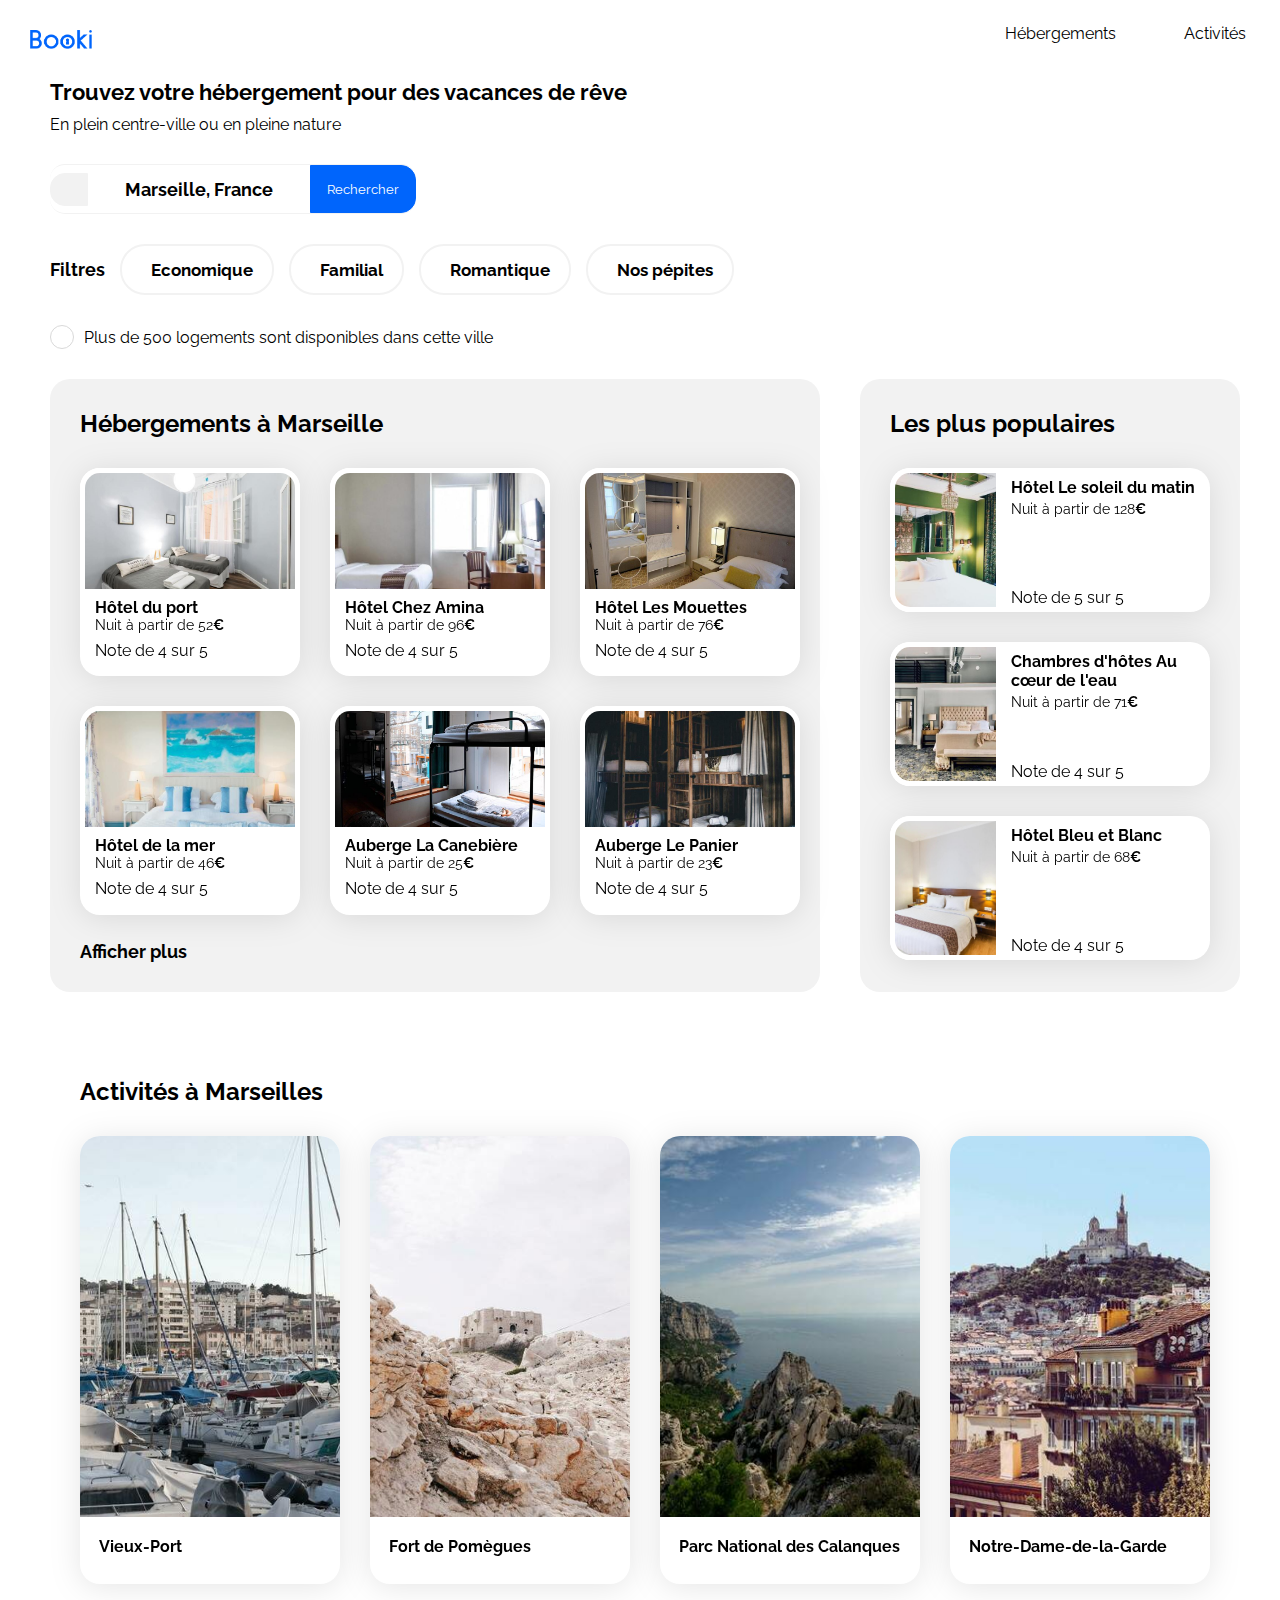
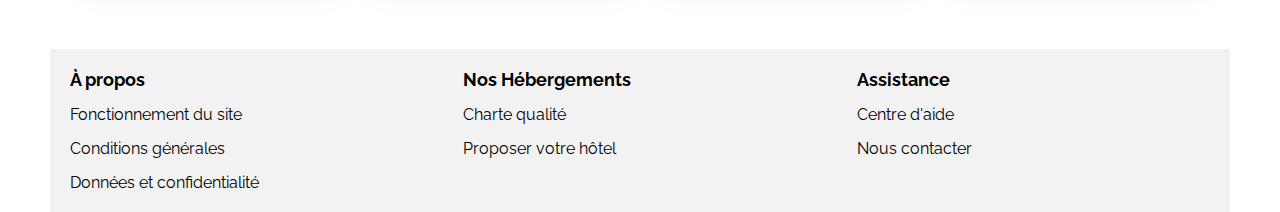
<file: booki-starter-code-master/index.html>
<!DOCTYPE html>
<html lang="fr">

<head>
    <meta charset="UTF-8">
    <meta name="viewport" content="width=device-width, initial-scale=1.0">
    <title>Booki</title>
    <link rel="preconnect" href="https://fonts.googleapis.com">
    <link rel="preconnect" href="https://fonts.gstatic.com" crossorigin>
    <link href="https://fonts.googleapis.com/css2?family=Raleway:wght@400;500;700&display=swap" rel="stylesheet">
    <link rel="stylesheet" href="https://cdnjs.cloudflare.com/ajax/libs/font-awesome/6.2.1/css/all.min.css"
        integrity="sha512-MV7K8+y+gLIBoVD59lQIYicR65iaqukzvf/nwasF0nqhPay5w/9lJmVM2hMDcnK1OnMGCdVK+iQrJ7lzPJQd1w=="
        crossorigin="anonymous" referrerpolicy="no-referrer">
    <link rel="stylesheet" href="./css/style.css">
</head>

<body>    
    <header>
        <img src="images/logo/Booki.png" alt="Booki" class="logo-booki">

        <nav>
            <ul>
                <li class="menu-style">
                    <a href="#hébergements">Hébergements</a>
                </li> 
                <li class="menu-style">
                    <a href="#activites">Activités</a>
                </li>
            </ul>
        </nav>
    </header>
    <main>
        <section class="section-intro-formu">        
            <div class="text-intro">
                <h1>Trouvez votre hébergement pour des vacances de rêve</h1>
                <h2 class="p-police">En plein centre-ville ou en pleine nature</h2>                        
            </div>
            <form method="post" action="url" class="formu-style">
                <i class="fa-solid fa-location-dot formu-logo"></i> <!--la classe a directement été intégrée à la suite du logo du formulaire-->
                <input class="formu-texte" type="text" name="destination" id="destination" size="20" value="Marseille, France" placeholder="Marseille, France">            
                <input type="button" value="Rechercher"  class="formu-recherche"><a href="#"></a>  <!--la classe a directement été intégrée à la balise "Input"--> 
                <i class="fa-solid fa-magnifying-glass formu-recherche-logo"></i>  <a href="#"></a> <!--la classe a directement été intégrée à la balise "i"-->   
            </form>
        </section>

        <section class="section-filtres-info">
            <div class="bloc-filtres">                
                <h2 class="lower-title">Filtres</h2>              
                <div class="groupe-filtres">            
                    <div class="filtre">
                        <i class="fa-solid fa-money-bill-wave"></i> <p>Economique</p>
                    </div>
                    <div class="filtre">
                        <i class="fa-solid fa-person"></i> <p>Familial</p>
                    </div>
                    <div class="filtre">
                        <i class="fa-solid fa-heart"></i> <p>Romantique</p>
                    </div>
                    <div class="filtre">
                        <i class="fa-solid fa-fire"></i> <p>Nos pépites</p>
                    </div>
                </div>
            </div>

            
                <div class="info-filtre">
                <i class="fa-solid fa-info logo-info"></i> <h3 class="p-police">Plus de 500 logements sont disponibles dans cette ville</h3>
                </div>
        </section>
        
            <div class="main-container">
                <div class="hebergements-and-populaires">                   
                    <section class="hebergements">
                        <h2 id="hébergements">Hébergements à Marseille</h2>
                        <div class="hebergements-cards"> 

                            <article class="card">                                
                                    <img src="./images/hebergements/fred-kleber.jpg" alt="Chambre d'hôtel grise montrant deux lits et une fenêtre">
                                    <div class="card-content"> 
                                        <div class="card-txt">
                                            <h2 class="card-title">Hôtel du port</h2>
                                            <p class="card-subtitle">Nuit à partir de 52<span class="euro">€</span></p>
                                        </div>
                                    </div>
                                    <div class="card-rating">
                                        <i class="fa-xs fa-solid fa-star" aria-hidden="true"></i>
                                        <i class="fa-xs fa-solid fa-star" aria-hidden="true"></i>
                                        <i class="fa-xs fa-solid fa-star" aria-hidden="true"></i>
                                        <i class="fa-xs fa-solid fa-star" aria-hidden="true"></i>
                                        <i class="fa-xs fa-solid fa-star neutral-star" aria-hidden="true"></i>
                                        <span class="sr-only">Note de 4 sur 5</span>
                                    </div>                                
                            </article>
                
                            <article class="card">
                                
                                    <img src="./images/hebergements/febrian-zakaria.jpg" alt="Chambre d'hôtel montrant deux lits, un bureau et une fenêtre">
                                    <div class="card-content">
                                        <div class="card-txt">
                                        <h2 class="card-title">Hôtel Chez Amina</h2>
                                        <p class="card-subtitle">Nuit à partir de 96<span class="euro">€</span></p>
                                        </div>
                                    </div>
                                    <div class="card-rating">
                                    <i class="fa-xs fa-solid fa-star" aria-hidden="true"></i>
                                    <i class="fa-xs fa-solid fa-star" aria-hidden="true"></i>
                                    <i class="fa-xs fa-solid fa-star" aria-hidden="true"></i>
                                    <i class="fa-xs fa-solid fa-star" aria-hidden="true"></i>
                                    <i class="fa-xs fa-solid fa-star neutral-star" aria-hidden="true"></i>
                                    <span class="sr-only">Note de 4 sur 5</span>
                                    </div>                                
                            </article>

                            <article class="card">                                
                                    <img src="./images/hebergements/reisetopia.jpg" alt="Chambre d'hôtel montrant un lit, un miroir et un placard">
                                    <div class="card-content">
                                    <div class="card-txt">
                                        <h2 class="card-title">Hôtel Les Mouettes</h2>
                                        <p class="card-subtitle">Nuit à partir de 76<span class="euro">€</span></p>
                                    </div>
                                    </div>
                                    <div class="card-rating">
                                    <i class="fa-xs fa-solid fa-star" aria-hidden="true"></i>
                                    <i class="fa-xs fa-solid fa-star" aria-hidden="true"></i>
                                    <i class="fa-xs fa-solid fa-star" aria-hidden="true"></i>
                                    <i class="fa-xs fa-solid fa-star" aria-hidden="true"></i>
                                    <i class="fa-xs fa-solid fa-star neutral-star" aria-hidden="true"></i>
                                    <span class="sr-only">Note de 4 sur 5</span>
                                    </div>                                
                            </article>                                                    

                            <article class="card">                                
                                    <img src="./images/hebergements/annie-spratt.jpg" alt="Chambre d'hôtel montrant un lit avec coussins et un tableau assorti">
                                    <div class="card-content">
                                    <div class="card-txt">
                                        <h2 class="card-title">Hôtel de la mer</h2>
                                        <p class="card-subtitle">Nuit à partir de 46<span class="euro">€</span></p>
                                    </div>
                                    </div>
                                    <div class="card-rating">
                                    <i class="fa-xs fa-solid fa-star" aria-hidden="true"></i>
                                    <i class="fa-xs fa-solid fa-star" aria-hidden="true"></i>
                                    <i class="fa-xs fa-solid fa-star" aria-hidden="true"></i>
                                    <i class="fa-xs fa-solid fa-star" aria-hidden="true"></i>
                                    <i class="fa-xs fa-solid fa-star neutral-star" aria-hidden="true"></i>
                                    <span class="sr-only">Note de 4 sur 5</span>
                                    </div>                                
                            </article>

                            <article class="card">                                
                                    <img src="./images/hebergements/marcus-loke.jpg" alt="Chambre d'auberge montrant un lit superposé avec deux fenêtres et un miroir">
                                    <div class="card-content">
                                        <div class="card-txt">
                                        <h2 class="card-title">Auberge La Canebière</h2>                                        
                                        <p class="card-subtitle">Nuit à partir de 25<span class="euro">€</span></p>
                                        </div>
                                    </div>
                                    <div class="card-rating">
                                    <i class="fa-xs fa-solid fa-star" aria-hidden="true"></i>
                                    <i class="fa-xs fa-solid fa-star" aria-hidden="true"></i>
                                    <i class="fa-xs fa-solid fa-star" aria-hidden="true"></i>
                                    <i class="fa-xs fa-solid fa-star" aria-hidden="true"></i>
                                    <i class="fa-xs fa-solid fa-star neutral-star" aria-hidden="true"></i>
                                    <span class="sr-only">Note de 4 sur 5</span>
                                    </div>                                
                            </article>                           

                            <article class="card">                                
                                    <img src="./images/hebergements/nicate-lee.jpg" alt="Chambre d'auberge montrant deux lits superposés en bois">
                                    <div class="card-content">
                                        <div class="card-txt">
                                        <h2 class="card-title">Auberge Le Panier</h2>
                                        <p class="card-subtitle">Nuit à partir de 23<span class="euro">€</span></p>
                                        </div>
                                    </div>
                                    <div class="card-rating">
                                    <i class="fa-xs fa-solid fa-star" aria-hidden="true"></i>
                                    <i class="fa-xs fa-solid fa-star" aria-hidden="true"></i>
                                    <i class="fa-xs fa-solid fa-star" aria-hidden="true"></i>
                                    <i class="fa-xs fa-solid fa-star" aria-hidden="true"></i>
                                    <i class="fa-xs fa-solid fa-star neutral-star" aria-hidden="true"></i>
                                    <span class="sr-only">Note de 4 sur 5</span>
                                    </div>                                
                            </article>
                        </div>
                            <h4 class="lower-title">Afficher plus</h4>
                    </section>                        

                    <section class="populaires">
                        <div class="populaires-title">
                            <h2>Les plus populaires</h2>
                                <i class="fa-solid fa-chart-line" aria-hidden="true"></i>
                        </div>
                        <div class="populaires-cards">

                            <article class="card">                                
                                <img src="./images/hebergements/emile-guillemot.jpg" alt="Chambre d'hôtel montrant un lit avec miroir au dessus et une fenêtre">
                                <div class="card-content">
                                    <div class="card-txt">
                                        <h2 class="card-title">Hôtel Le soleil du matin</h2>
                                        <p class="card-subtitle">Nuit à partir de 128<span class="euro">€</span></p>
                                    </div>
                                    <div class="card-rating">
                                        <i class="fa-xs fa-solid fa-star" aria-hidden="true"></i>
                                        <i class="fa-xs fa-solid fa-star" aria-hidden="true"></i>
                                        <i class="fa-xs fa-solid fa-star" aria-hidden="true"></i>
                                        <i class="fa-xs fa-solid fa-star" aria-hidden="true"></i>
                                        <i class="fa-xs fa-solid fa-star" aria-hidden="true"></i>
                                        <span class="sr-only">Note de 5 sur 5</span>
                                    </div>                      
                                </div>                                                                         
                            </article>

                            <article class="card">
                                <img src="./images/hebergements/aw-creative.jpg" alt="Chambre d'hôtel large et lumineuse montrant un lit avec fenêtre">
                                <div class="card-content">
                                    <div class="card-txt">
                                        <h2 class="card-title">Chambres d'hôtes Au cœur de l'eau</h2>
                                        <h3 class="card-subtitle">Nuit à partir de 71<span class="euro">€</span></h3>
                                    </div>
                                    <div class="card-rating">
                                        <i class="fa-xs fa-solid fa-star" aria-hidden="true"></i>
                                        <i class="fa-xs fa-solid fa-star" aria-hidden="true"></i>
                                        <i class="fa-xs fa-solid fa-star" aria-hidden="true"></i>
                                        <i class="fa-xs fa-solid fa-star" aria-hidden="true"></i>
                                        <i class="fa-xs fa-solid fa-star neutral-star" aria-hidden="true"></i>
                                        <span class="sr-only">Note de 4 sur 5</span>
                                    </div>              
                                </div>                                              
                            </article>

                            <article class="card">
                                <img src="./images/hebergements/febrian-zakaria2.jpg" alt="Chambre d'hôtel montrant un lit avec tables de nuits, et tête de nuit en bois">
                                <div class="card-content">
                                    <div class="card-txt">
                                        <h2 class="card-title">Hôtel Bleu et Blanc</h2>
                                        <p class="card-subtitle">Nuit à partir de 68<span class="euro">€</span></p>
                                    </div>
                                    <div class="card-rating">
                                        <i class="fa-xs fa-solid fa-star" aria-hidden="true"></i>
                                        <i class="fa-xs fa-solid fa-star" aria-hidden="true"></i>
                                        <i class="fa-xs fa-solid fa-star" aria-hidden="true"></i>
                                        <i class="fa-xs fa-solid fa-star" aria-hidden="true"></i>
                                        <i class="fa-xs fa-solid fa-star neutral-star" aria-hidden="true"></i>
                                        <span class="sr-only">Note de 4 sur 5</span>
                                    </div>                                
                                </div>                                
                            </article>
                        </div>
                    </section>
                </div>
                
                <div class="activites-marseilles">
                    <h2 id="activites">Activités à Marseilles</h2>
                    <section class="activites-photos">

                        <article class="activite-card">
                            <img src="images/activites/reno-laithienne.jpg" alt="Photo du Vieux-Port avec bateaux">
                            <h2 class="card-title">Vieux-Port</h2>
                        </article>                      

                        <article class="activite-card">                         
                            <img src="images/activites/paul-hermann.jpg" alt="Photo du fort de Pomègues en milieu montagneux">
                            <h2 class="card-title">Fort de Pomègues</h2>                         
                        </article>                    

                        <article class="activite-card">
                            <img src="images/activites/kilyan-sockalingum.jpg" alt="Photo du parc national des Calanques avec vue sur la mer depuis un sommet">
                            <h2 class="card-title">Parc National des Calanques</h2>
                        </article>

                        <article class="activite-card">
                            <img src="images/activites/florian-wehde.jpg" alt="Photo de Notre-Dame-de-la-Garde depuis un immeuble distant">
                            <h2 class="card-title">Notre-Dame-de-la-Garde</h2>
                        </article>
                    </section>
                </div>                        
            </div>
    </main>
        <footer>
            <div class="footer-container">
                <section class="footer-bloc">
                    <h2 class="lower-title">À propos</h2>
                    <ul>
                        <li>Fonctionnement du site</li>
                        <li>Conditions générales</li>
                        <li>Données et confidentialité</li>
                    </ul>                            
                </section>

                <section class="footer-bloc">
                    <h2 class="lower-title">Nos Hébergements</h2>
                    <ul>
                        <li>Charte qualité</li>
                        <li>Proposer votre hôtel</li>
                    </ul>                
                </section>

                <section class="footer-bloc">                    
                    <h2 class="lower-title">Assistance</h2>
                    <ul>
                        <li>Centre d'aide</li>
                        <li>Nous contacter</li>
                    </ul>  
                </section>
            </div>
        </footer>   
</body>

</html>
</file>
<file: booki-starter-code-master/css/style.css>
/****** General ***********/
* {
    font-family: 'Raleway', sans-serif;
    padding : 0%;
    margin: 0%;
    box-sizing: border-box;

}

:root {
    --main-color: #0065FC;
    --main-bg-color: #F2F2F2;
    --filter-bg-color: #DEEBFF;
}

.fa-solid {
    color: var(--main-color);
}

body {
    max-width: 1440px;
    width: 100%;
    overflow-x: hidden;
}

main {
    width: 93%;
    margin-left: 50px;
    margin-right: 50px;
   
}

.logo-booki {
    width: 3.85em; /*61px*/
    height: 1.2em;/*19px*/
    
    margin-top: 30px;
    margin-left: 30px;
}
   
header {
    display: flex;
    flex-direction: row;

    justify-content: space-between;
    align-items: center;
    width: 100%;
}

nav ul {
    display: flex;
}

.menu-style {
    padding: 18px 34px 0 34px;    
}

.menu-style a {
    color: black;
}

.menu-style :hover {
    color: var(--main-color);
    border-top: 2px solid var(--main-color);
    padding-top: 22px;
}

ul {
    list-style-type: none;
}

a {
    text-decoration: none; 
}

h1 {
    font-weight: 700;
    font-size: 22px;
}

ul {    
    list-style-type: none;
} 

.lower-title {
    font-weight: 700;
    font-size: 18px;
}

.text-intro {
    padding: 30px 0px 30px 0px;
}

.p-police {
    font-weight: 400;
    font-size: 16px;
}

.text-intro .p-police {
    padding-top: 10px;
}

.formu-style {    
    display: flex;
    flex-direction: row;
    align-items: center;
    justify-content: center;

    width: fit-content;
    height: 20%;
    
    margin-bottom: 30px;

    border: 1px solid var(--main-bg-color);        
    border-right: none;
    border-left: none;
    border-radius: 15px;  
}


.formu-logo { 
    padding: 15px 18px 16px 18px; 

    border: 1px solid var(--main-bg-color);  
    border-radius: 15px 0px 0px 15px;

    background-color: var(--main-bg-color);
    color:black;
}

.formu-texte {
    font-weight: 700;
    font-size : 18px;
    text-align: center;
    
    padding: 12px 0px 12px 0px;
    border: none;
}

.formu-texte, textarea {
    outline: none;
}

.formu-recherche {
    background-color: var(--main-color);
    color: white;  

    border: 1px solid var(--main-color);
    border-radius : 0px 15px 15px 0px;

    padding: 15px 16px 15px 16px;
}

.formu-recherche-logo {
    display: none;
    background-color: var(--main-color);
    color: white;  

    border: 1px solid var(--main-color);
    border-radius: 15px;

    padding: 15px 16px 15px 16px;
}

.section-filtres-info {
    display: flex;
    flex-direction: column;
    flex-wrap: wrap;      
    width: 100%;
    margin-bottom: 30px;
}

.filtre-title {
    display: flex;
    flex-direction: row;
}

.bloc-filtres {
    display: flex;
    align-items: center;    
    gap: 15px;

    width: 100%;
    padding-bottom: 30px;
}

.groupe-filtres {
    display: flex;
    align-items: center;
    gap: 15px;

    width: 100%;
}

.filtre {
    display: flex;
    align-items: center;    

    height: 3em;
    width: fit-content;

    border: 2px solid var(--main-bg-color);
    border-radius: 25px;

    gap: 10px;
    padding: 4px 19px;

    font-weight: 700;
    font-size: 17px;   
}

.filtre:hover {
    background-color: var(--filter-bg-color);
    cursor: pointer;
}

.info-filtre {
    display: flex;
    align-items: center;    
    gap: 10px;
}

.logo-info {
    display: flex;    
    align-items: center;
    justify-content: center;

    box-sizing: border-box;
    width: 24px;
    height: 24px;
    border-radius: 50% 50% 50% 50%;    

    border: 1px solid #D9d9d9;
}

/****** Hebergements And Populaires ***********/

.main-container {
    width: 100%;
    max-width: 1440px; 
}

.hebergements-and-populaires {
    display: flex;
    flex-direction: row;

    justify-content: space-between;
    gap: 40px;
}

.hebergements-and-populaires section {    
    border-radius: 20px;    
    padding: 30px;    
}

.card {
    background-color: white;
    border-radius: 20px;
    filter: drop-shadow(0px 3px 15px rgba(0, 0, 0, 0.1));
}

.card:hover, .activite-card:hover {
    transform: scale(1.05);
    transition-duration: 0.7s;
    box-shadow: 0 0 10px rgba(0,0,0,0.5);
    z-index: 10;
    cursor: pointer;
}

.card img {
    object-fit: cover;    
}

.card-title {
    font-size: 16px;
    font-weight: 700;
}

.card-subtitle {
    font-size: 14px;
    font-weight: 400;
}

.euro {
    font-weight: 700;
}

.neutral-star {
    color: var(--main-bg-color)
}

/****** Hebergements ***********/

.hebergements {
    width: 67%;
    height : 100%;
    margin-bottom: 30px;
    background-color: var(--main-bg-color);
}


.hebergements-cards {
    display: grid;
    grid-template-columns: 31% 31% 31%/*250px 250px 250px*/;
    grid-template-rows: 47% 47%;/*207px 207px*/

    column-gap: 30px;
    row-gap: 30px;   
    
    padding: 30px 0px 30px 0px;
}

.hebergements-cards .card {
    display: flex;
    flex-direction: column;
    width: 100%;
}

.hebergements-cards img {
    background-size: cover;

    width: 100%;
    height: 7.85em;/*125px*/

    border: 5px solid white;
    border-radius: 20px 20px 0px 0px;
}

.hebergements-cards .card-content {
    padding-top: 4px;
    padding-left: 15px;
    align-items: center;
}

.hebergements-cards .card-rating {
    padding: 8px 0px 15px 15px;
}

.hebergements-cards .card-rating i {
    font-size: 0.82em;
}

/****** Populaires ***********/
.populaires {
    width: 33%;
    margin-bottom: 30px;
    background-color: var(--main-bg-color);
}

.populaires-cards {
    width: 100%;
}

.populaires-title {
    display: flex;
    justify-content: space-between;
    align-items: center;
}

.populaires-cards .card {
    display: flex;
    margin-top: 30px;
}

.populaires-cards img {  
    width: 33%;
    height: 9em; /*144px*/

    border: 5px solid white;
    border-right-width: 0px;
    border-radius: 20px 0px 0px 20px;    
}

.populaires-cards .card-content {
    width: 67%;
    padding-left: 15px;
    display: flex;
    flex-direction: column;
    justify-content: space-between;
}

.populaires-cards .card-title {
    padding-top: 10px;
    padding-bottom: 4px;
}

.populaires-cards .card-subtitle {
    margin: 0px;
}

.populaires-cards .card-rating {
    margin-bottom: 5px;
}

.populaires-cards .card-rating i {
    font-size: 0.68em;
}

/****** Activités Marseilles ***********/

.activites-marseilles {
    display: flex;
    flex-direction: column;
    
    width: fit-content;
    margin: 55px 30px 0px 30px;
}

.activites-photos {
    display: flex;
    flex-direction: row;
    justify-content: space-between;
    gap: 30px;

    width: 100%;
    padding-top: 30px;   
}

.activite-card {
    display: flex;    
    flex-direction: column;
    width: 105%;
    height: 28em;/*380px*/

    border-radius: 20px;
    filter: drop-shadow(0px 3px 15px rgba(0, 0, 0, 0.1));
    background-color: white;
}

.activites-photos img {
    width: 100%;
    height: 85%;

    border-radius: 20px 20px 0px 0px;
}

.activite-card img {
    background-size: cover;
    object-fit: cover;    
}

.activite-card .card-title {
    padding : 20px 19px 0px 19px;
}

/****** Footer ***********/

footer {
    background-color: var(--main-bg-color);
    margin: 65px 50px 0px 50px;
}

.footer-container {
    display: flex;
    flex-direction: row;
    justify-content: space-between;
    align-items: flex-start;

    width: 100%;   
    height: 11.3% 
}

.footer-bloc {
    width: 33%;
    display: flex;
    flex-direction: column;
    align-items: start;

    margin: 20px;
}

.footer-bloc li {
    padding-top: 15px;
}


/****** Media queries *************************************************/
/* Medium devices (tablets, less/equal than 1024px) */
  
@media (max-width: 1024px) { 
    
main {
    width: 90%;
}

.logo-booki {        
    margin-top: 30px;
    margin-left: 50px;
}
       

.bloc-filtres {
    display: flex;
    flex-direction: column;
    align-items: start;    
    gap: 20px;

    width: 100%;
    min-width: 100%;
}   

.filtre {
    font-size: 16px;
}

/*------------------Hébergement------------------*/

.hebergements-and-populaires {
    flex-direction: column;
    gap: 50px;   
    margin-bottom: 0px; 
}

.hebergements {
    width: 100%;
    margin-bottom: 0px; 
}

.hebergements-cards {
    width: 100%;     
}

/*------------------Populaire------------------*/
.populaires {
    width: 95%;
    margin-bottom: 65px; 
}  
    
.populaires-cards {
    display: flex;
    flex-direction: row;

    gap: 20px;
    width: 106%;
}

.populaires-cards .card {
    width: 30%;
}

.populaires-cards .card-title {
    font-size: 14px;
}

.populaires-cards .card-subtitle {
    font-size: 13px;
}

/*------------------Activités------------------*/

.activites-marseilles {
    width: 95%;
}

.activite-card {         
    width: 100%;
    height: 17em;/*270px*/    
}

.activite-card img { 
    background-size: cover;   
    width: 100%;
    height: 74%;
    min-height: 74%;
}

.activite-card .card-title {
    padding: 16px 19px 16px 19px;
    font-size: smaller;
    align-self: stretch;
}

}


/* Small devices (phones, less than 768px)-------------------- */
@media (max-width: 768px) {
    /* ... */

main {
    width: 100%;
    margin-left: 0px;
    margin-right: 0px;
}

.logo-booki {
margin-left: 0px;
}

header {
    width: 100%;
    flex-direction: column;
    align-items: center;
}

nav {
    width: 100%;                
}

nav ul {      
    border-bottom: 2px solid var(--main-bg-color);         
    justify-content: space-between;  
    text-align: center;                 
}

nav ul :hover {     
    border-bottom: 2px solid var(--main-color); 
    padding-bottom: 15px;                
}

.menu-style {
    width: 50%;
    text-align: center;
    padding: 0px;
}

.menu-style :hover {
    color: var(--main-color);
    border-top: none;
}

.logo-booki {
    margin-bottom: 30px;
}


/*------------Formulaire---------------------------*/

.section-intro-formu, .section-filtres-info{
    margin-left: 20px;
    margin-right: 20px;
}

.formu-style {
    margin-right: 0px;
    justify-content: left;
}

.formu-recherche {
    display: none;
}

.formu-recherche-logo {
    display: inline;
}

/*------------------Filtres-----------------------*/

.bloc-filtres   {
    width: 45%;
    justify-content: center;
}

.groupe-filtres {
    width: 100%;
    min-width: 100%;
    flex-wrap: wrap;
}

.filtre {
    width: 35%;
    min-width: 150px; /*min width en pixel plutôt qu'en % pour un résultat
    plus conforme au design min de 320px de la maquette maquette*/
    font-size: 14px;  
}

.filtre p {
    display: flex;
    flex-wrap: wrap;
}

.info-filtre {
    width: 90%;
}

.logo-info {
    min-width: 1.5em;
    min-height: 1em;
  }

/*------------------Hébergement------------------*/

.hebergements-and-populaires section {
    width: 100%;
    border-radius: 0px;
    
    padding-left: 20px;
    padding-right: 20px;
}

.hebergements-and-populaires {    
    flex-direction: column-reverse;  
    gap: 0px; 
}

.hebergements {
    background-color: white;
}


.hebergements-cards {    
    display: flex;
    flex-direction: column;
    flex-wrap: wrap;

    width: 100%;
        
    padding-top: 15px;
    padding-bottom: 15px;
}  

.hebergements-cards .cards {
    width: 100%;
    /*max-width: unset;*/
}

.populaires {
    margin-top: 0px;
    margin-bottom: 0px;  
    
    background-color: var(--main-bg-color);
}

.populaires-cards {
    flex-direction: column;

    gap: 15px;
    width: 100%;
}

.populaires-cards .card {
    width: 100%;
    height: 39%;
}

.activites-marseilles {
    width: 100%;

    padding-left: 30px;
    padding-right: 30px;
    margin-left: 0px; 
    margin-right: 0px;

    background-color: white;
}

.activites-photos {
    flex-direction: column;
    flex-wrap: wrap;
    gap: 15px;
}  

.activite-card {
    width: 100%;    
}

.activite-card .card-title {
    padding: 20px 19px 20px 19px;
    font-size: 16px;
}

footer {
    width: 100%;
    margin-left: 0px;
    margin-right: 0px;
}


.footer-container {
    width: 100%;
    flex-direction: column;

    padding: 30px;
    gap: 50px;
    
}

.footer-bloc {
    width: fit-content;
    text-align: start;
    margin: 0px;  
}
}
</file>
